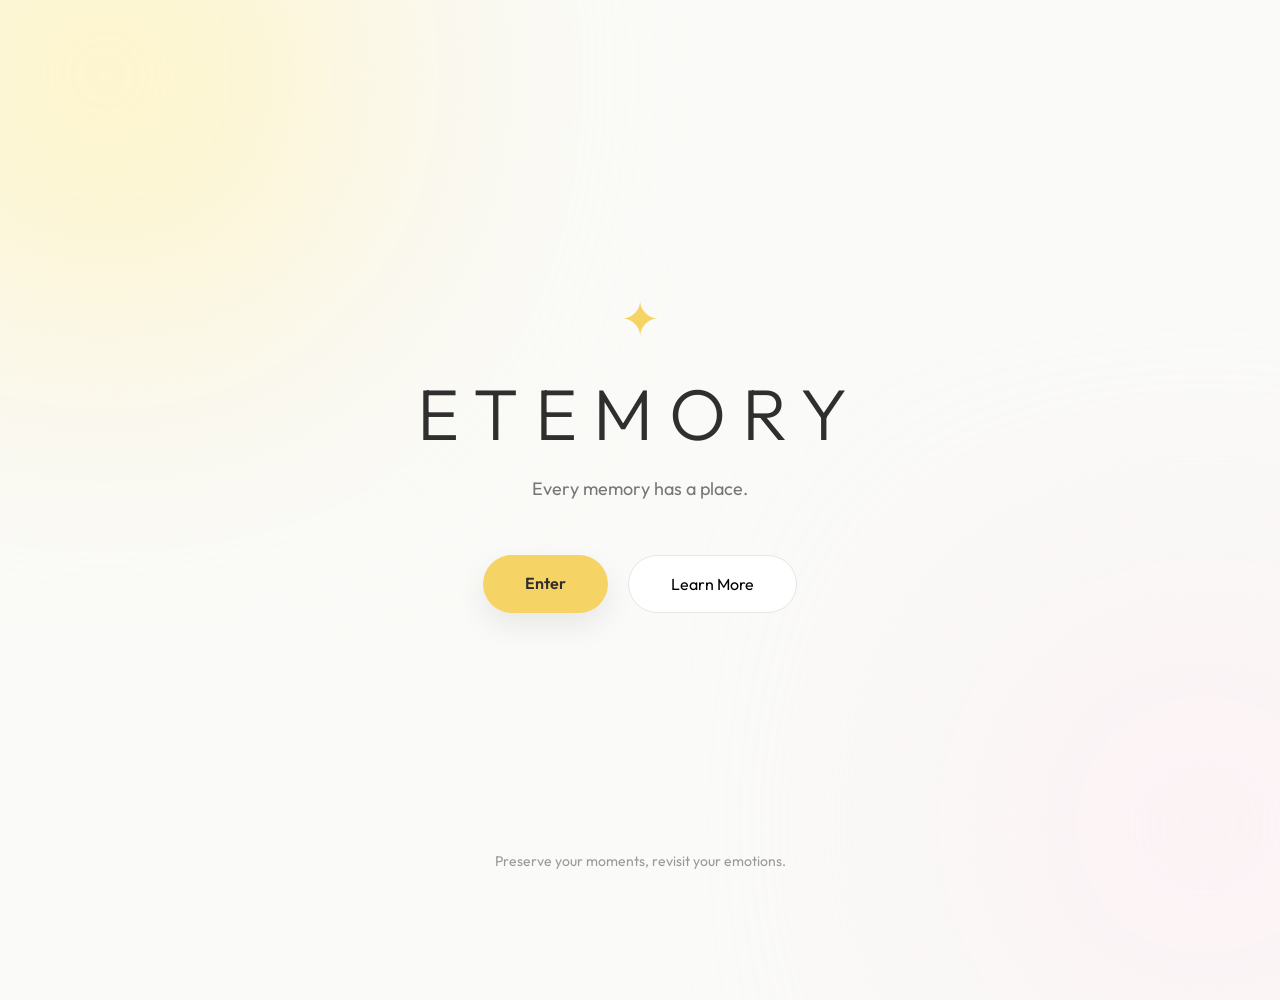
<file: index.html>
<!DOCTYPE html>
<html lang="en">

<head>

    <meta charset="UTF-8">
    <meta name="viewport" content="width=device-width, initial-scale=1.0">

    <title>Etemory</title>

    <link rel="stylesheet" href="style.css">

    <link rel="preconnect" href="https://fonts.googleapis.com">

    <link rel="preconnect" href="https://fonts.gstatic.com" crossorigin>

    <link href="https://fonts.googleapis.com/css2?family=Outfit:wght@300;400;500;600;700&display=swap" rel="stylesheet">

    <link rel="stylesheet"
        href="https://cdnjs.cloudflare.com/ajax/libs/font-awesome/6.7.2/css/all.min.css">

</head>

<body>

    <div class="background-circle one"></div>
    <div class="background-circle two"></div>

    <main class="container">

        <div class="logo">

            <div class="star">
                ✦
            </div>

            <h1>ETEMORY</h1>

            <p>
                Every memory has a place.
            </p>

        </div>

        <div class="buttons">

            <a href="home.html" class="btn-primary">
                Enter
            </a>

            <button class="btn-secondary">
                Learn More
            </button>

        </div>

    </main>

    <footer>

        <p>
            Preserve your moments, revisit your emotions.
        </p>

    </footer>

    <script src="script.js"></script>

</body>

</html>
</file>
<file: style.css>
/* ========= RESET ========= */

*{
    margin:0;
    padding:0;
    box-sizing:border-box;
    font-family:"Outfit",sans-serif;
}

html{
    scroll-behavior:smooth;
}

body{

    background:#FAFAF8;
    color:#2F2F2F;

    min-height:100vh;

    display:flex;
    justify-content:center;
    align-items:center;

    overflow-x:hidden;

    position:relative;

}

/* ========= BACKGROUND ========= */

.background-circle{

    position:absolute;

    border-radius:50%;

    filter:blur(140px);

    z-index:-1;

}

.one{

    width:450px;
    height:450px;

    background:#FFF2B3;

    top:-150px;
    left:-120px;

}

.two{

    width:350px;
    height:350px;

    background:#FFE9F1;

    bottom:-100px;
    right:-100px;

}

/* ========= CONTAINER ========= */

.container{

    width:100%;
    max-width:900px;

    text-align:center;

    animation:fade 1.3s ease;

}

/* ========= LOGO ========= */

.star{

    font-size:48px;

    color:#F6D365;

    margin-bottom:20px;

    animation:float 4s ease-in-out infinite;

}

.logo h1{

    font-size:72px;

    letter-spacing:16px;

    font-weight:300;

}

.logo p{

    margin-top:18px;

    color:#777;

    font-size:18px;

}

/* ========= BOTÕES ========= */

.buttons{

    margin-top:55px;

    display:flex;

    justify-content:center;

    gap:20px;

}

.btn-primary{

    text-decoration:none;

    background:#F6D365;

    color:#2F2F2F;

    padding:18px 42px;

    border-radius:50px;

    font-weight:600;

    transition:.35s;

    box-shadow:0 12px 30px rgba(0,0,0,.08);

}

.btn-primary:hover{

    transform:translateY(-5px);

    background:#EFC14B;

}

.btn-secondary{

    background:white;

    border:1px solid #E6E6E6;

    padding:18px 42px;

    border-radius:50px;

    cursor:pointer;

    font-size:16px;

    transition:.35s;

}

.btn-secondary:hover{

    transform:translateY(-5px);

}

/* ========= FOOTER ========= */

footer{

    position:absolute;

    bottom:30px;

    width:100%;

    text-align:center;

}

footer p{

    color:#999;

    font-size:14px;

}

/* ========= ANIMAÇÕES ========= */

@keyframes fade{

    from{

        opacity:0;

        transform:translateY(25px);

    }

    to{

        opacity:1;

        transform:translateY(0);

    }

}

@keyframes float{

    0%{

        transform:translateY(0);

    }

    50%{

        transform:translateY(-12px);

    }

    100%{

        transform:translateY(0);

    }

}

/* ========= RESPONSIVO ========= */

@media(max-width:768px){

.logo h1{

font-size:48px;

letter-spacing:10px;

}

.buttons{

flex-direction:column;

align-items:center;

}

.btn-primary,
.btn-secondary{

width:220px;

text-align:center;

}

}
</file>
